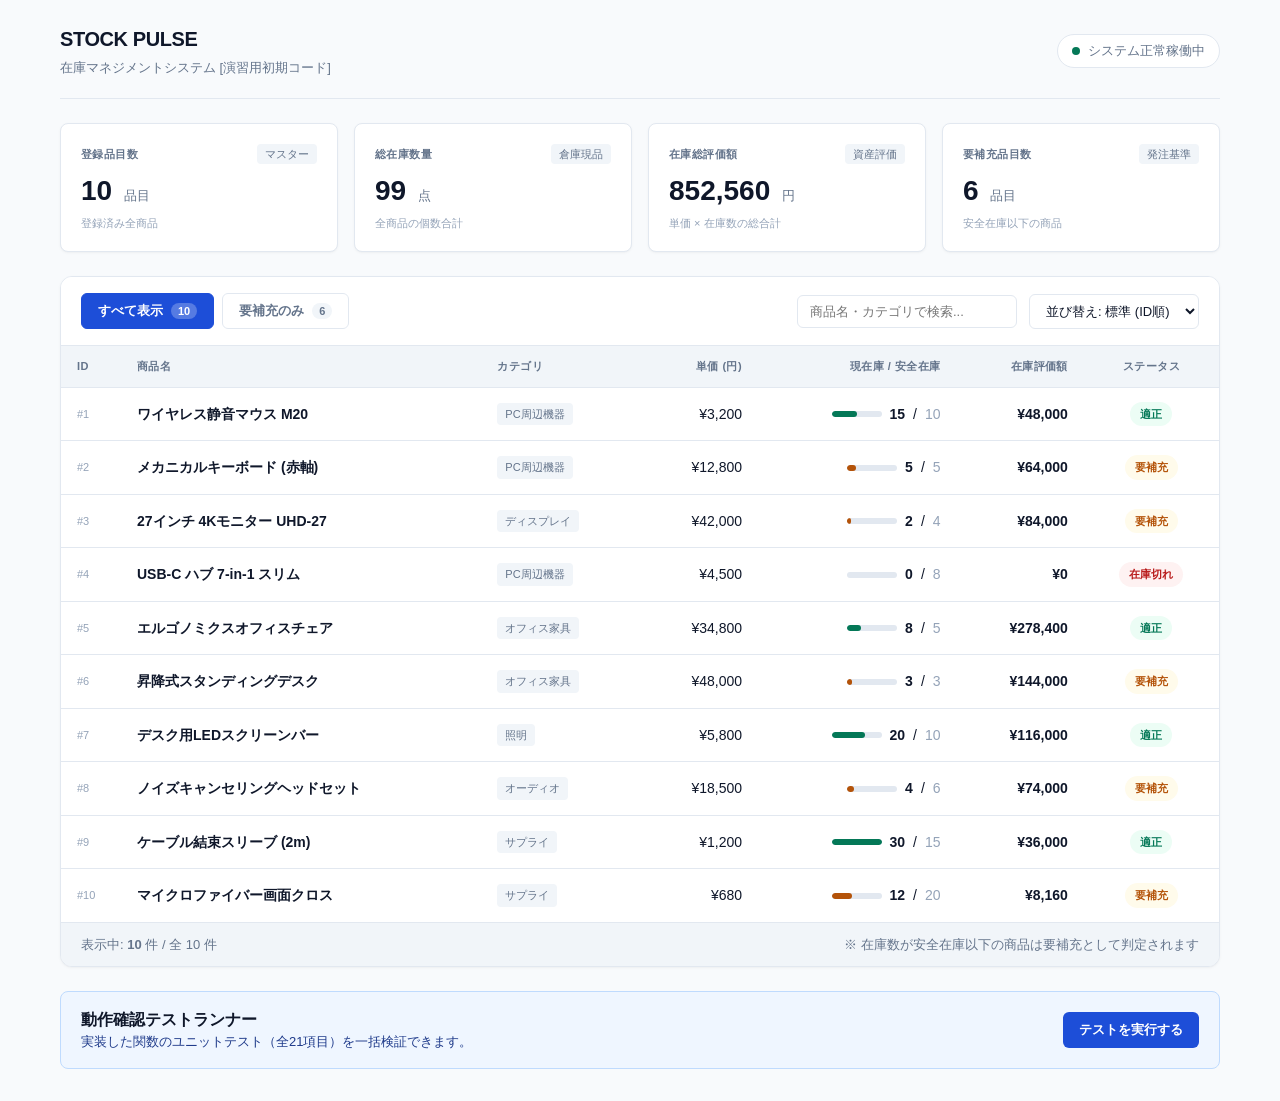
<file: index.html>
<!DOCTYPE html>
<html lang="ja">
<head>
  <meta charset="UTF-8">
  <meta name="viewport" content="width=device-width, initial-scale=1.0">
  <title>STOCK PULSE | 在庫マネジメントシステム (演習用)</title>
  <link rel="stylesheet" href="style.css">
</head>
<body>
  <div class="app-container">
    <header class="app-header">
      <div class="brand-area">
        <h1 class="app-title">STOCK PULSE</h1>
        <p class="app-subtitle">在庫マネジメントシステム [演習用初期コード]</p>
      </div>
      <div class="system-status">
        <span class="status-dot"></span>
        <span>システム正常稼働中</span>
      </div>
    </header>

    <section class="summary-grid" aria-label="在庫主要指標">
      <div class="metric-card">
        <div class="metric-header">
          <span class="metric-label">登録品目数</span>
          <span class="metric-category-tag">マスター</span>
        </div>
        <div class="metric-value">
          <span id="metric-total-items">-</span>
          <span class="metric-unit">品目</span>
        </div>
        <div class="metric-subtext">登録済み全商品</div>
      </div>

      <div class="metric-card">
        <div class="metric-header">
          <span class="metric-label">総在庫数量</span>
          <span class="metric-category-tag">倉庫現品</span>
        </div>
        <div class="metric-value">
          <span id="metric-total-stock">-</span>
          <span class="metric-unit">点</span>
        </div>
        <div class="metric-subtext">全商品の個数合計</div>
      </div>

      <div class="metric-card">
        <div class="metric-header">
          <span class="metric-label">在庫総評価額</span>
          <span class="metric-category-tag">資産評価</span>
        </div>
        <div class="metric-value">
          <span id="metric-total-value">-</span>
          <span class="metric-unit">円</span>
        </div>
        <div class="metric-subtext">単価 × 在庫数の総合計</div>
      </div>

      <div class="metric-card">
        <div class="metric-header">
          <span class="metric-label">要補充品目数</span>
          <span class="metric-category-tag">発注基準</span>
        </div>
        <div class="metric-value">
          <span id="metric-low-stock">-</span>
          <span class="metric-unit">品目</span>
        </div>
        <div class="metric-subtext">安全在庫以下の商品</div>
      </div>
    </section>

    <main class="content-card">
      <div class="toolbar">
        <div class="filter-buttons">
          <button id="btn-filter-all" class="btn active" type="button">
            すべて表示
            <span id="counter-all" class="btn-counter">0</span>
          </button>
          <button id="btn-filter-low" class="btn" type="button">
            要補充のみ
            <span id="counter-low" class="btn-counter">0</span>
          </button>
        </div>

        <div class="tools-right">
          <input type="text" id="search-input" class="search-input" placeholder="商品名・カテゴリで検索..." aria-label="商品検索">
          <select id="sort-select" class="select-box" aria-label="並び替え">
            <option value="default">並び替え: 標準 (ID順)</option>
            <option value="price-asc">価格が安い順</option>
            <option value="price-desc">価格が高い順</option>
            <option value="stock-asc">在庫が少ない順</option>
            <option value="stock-desc">在庫が多い順</option>
          </select>
        </div>
      </div>

      <div class="table-wrapper">
        <table class="stock-table">
          <thead>
            <tr>
              <th class="col-id">ID</th>
              <th>商品名</th>
              <th>カテゴリ</th>
              <th class="col-number">単価 (円)</th>
              <th class="col-number">現在庫 / 安全在庫</th>
              <th class="col-number">在庫評価額</th>
              <th style="text-align: center;">ステータス</th>
            </tr>
          </thead>
          <tbody id="stock-table-body">
          </tbody>
        </table>
      </div>

      <div class="table-footer">
        <div>表示中: <strong id="current-view-count">0</strong> 件 / 全 <span id="total-view-count">0</span> 件</div>
        <div>※ 在庫数が安全在庫以下の商品は要補充として判定されます</div>
      </div>
    </main>

    <aside class="test-link-banner">
      <div>
        <strong>動作確認テストランナー</strong>
        <p>実装した関数のユニットテスト（全21項目）を一括検証できます。</p>
      </div>
      <a href="test.html" class="test-btn">テストを実行する</a>
    </aside>
  </div>

  <script src="data.js"></script>
  <script src="app.js"></script>
</body>
</html>
</file>
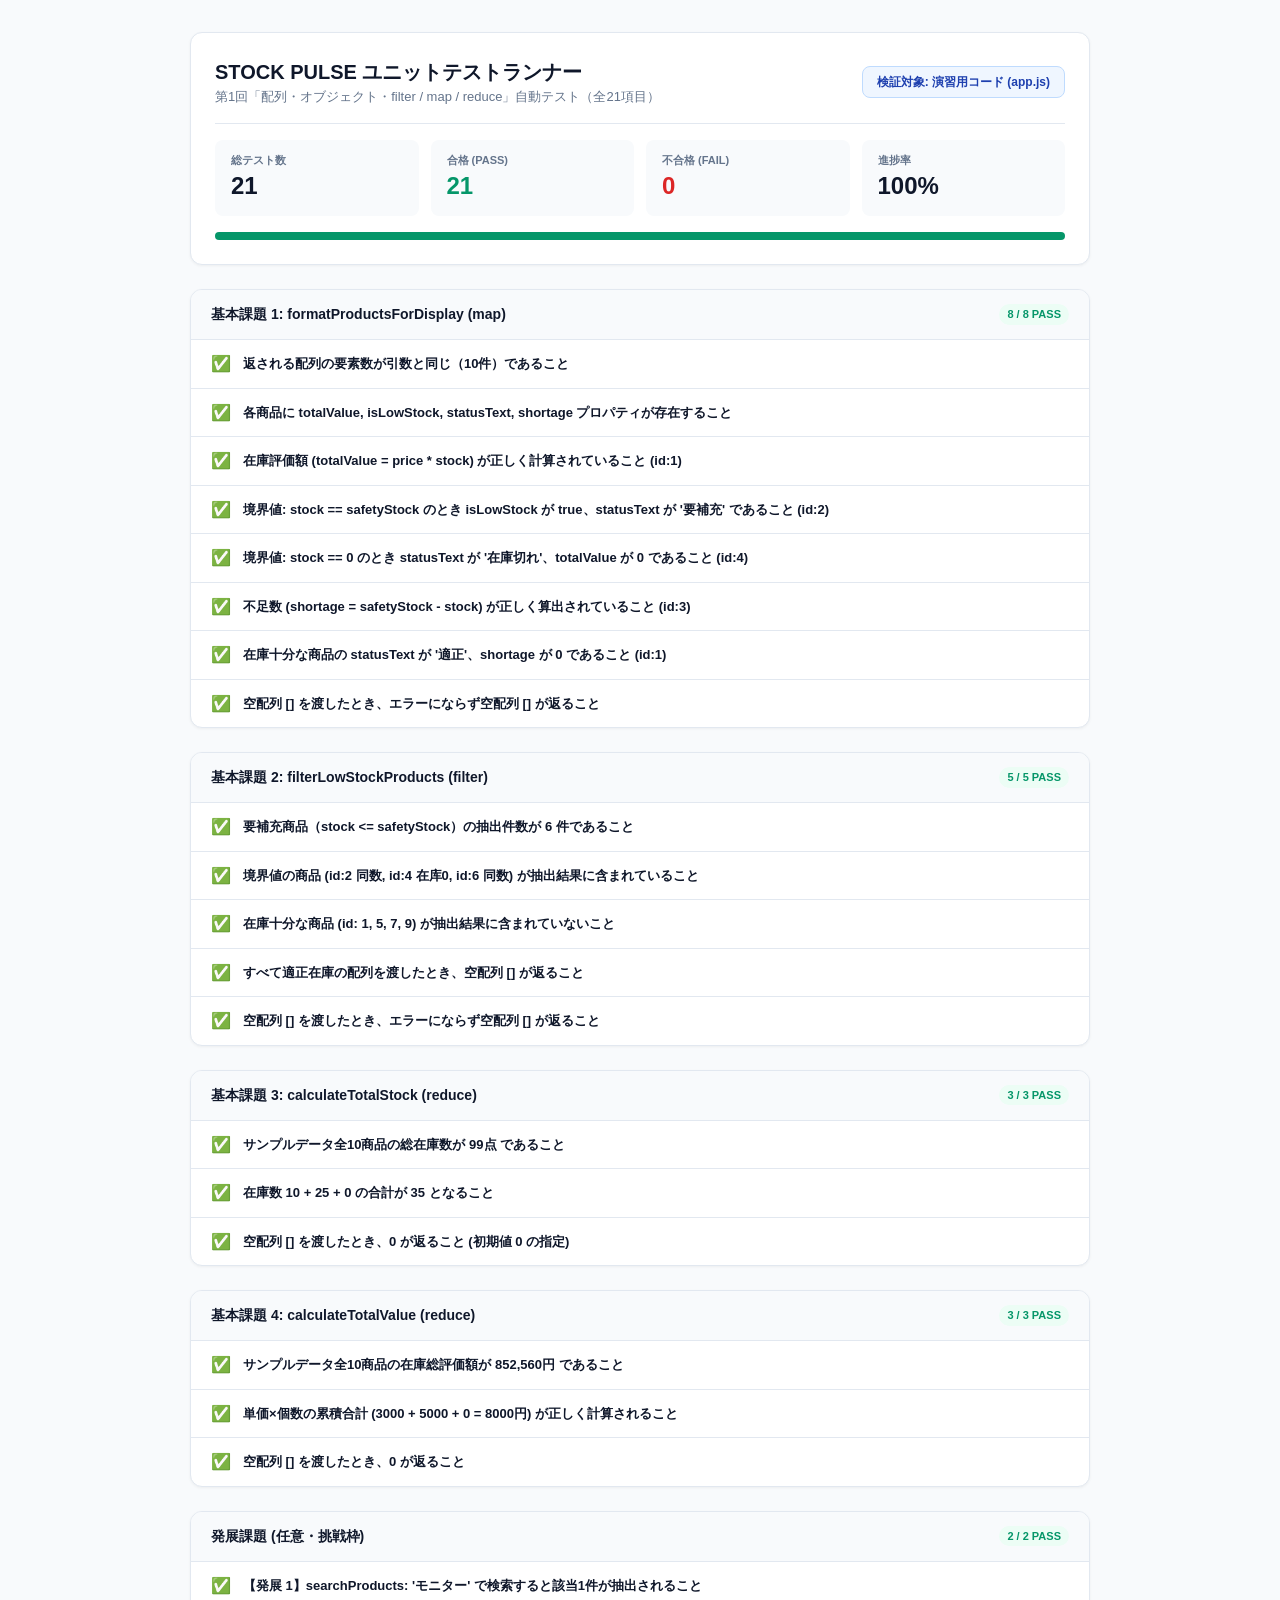
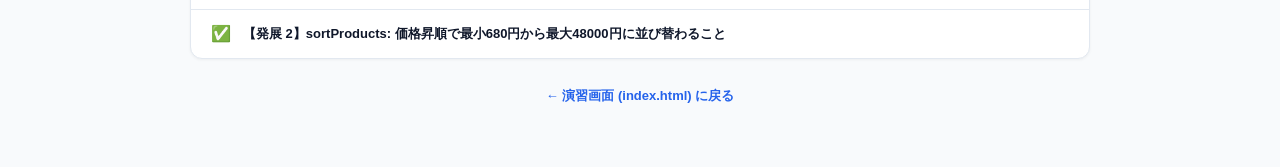
<file: test.html>
<!DOCTYPE html>
<html lang="ja">
<head>
  <meta charset="UTF-8">
  <meta name="viewport" content="width=device-width, initial-scale=1.0">
  <title>STOCK PULSE | 演習用テストランナー</title>
  <style>
    :root {
      --bg: #f8fafc;
      --card-bg: #ffffff;
      --border: #e2e8f0;
      --text: #0f172a;
      --text-muted: #64748b;
      --pass: #059669;
      --pass-bg: #ecfdf5;
      --fail: #dc2626;
      --fail-bg: #fef2f2;
      --primary: #2563eb;
    }
    *, *::before, *::after { box-sizing: border-box; margin: 0; padding: 0; }
    body {
      font-family: -apple-system, BlinkMacSystemFont, "Segoe UI", Roboto, "Hiragino Sans", "Meiryo", sans-serif;
      background-color: var(--bg);
      color: var(--text);
      line-height: 1.5;
      padding: 32px 20px 60px;
    }
    .container { max-width: 900px; margin: 0 auto; }
    
    .header {
      background: var(--card-bg);
      border: 1px solid var(--border);
      border-radius: 12px;
      padding: 24px;
      margin-bottom: 24px;
      box-shadow: 0 1px 3px rgba(0,0,0,0.05);
    }
    .header-top {
      display: flex;
      justify-content: space-between;
      align-items: center;
      flex-wrap: wrap;
      gap: 16px;
      margin-bottom: 16px;
    }
    .title-area h1 { font-size: 20px; font-weight: 700; color: var(--text); }
    .title-area p { font-size: 13px; color: var(--text-muted); }
    
    .target-badge {
      display: inline-flex;
      align-items: center;
      gap: 6px;
      background: #eff6ff;
      color: #1e40af;
      padding: 6px 14px;
      border-radius: 8px;
      font-size: 12px;
      font-weight: 600;
      border: 1px solid #bfdbfe;
    }
    
    .summary-card {
      display: grid;
      grid-template-columns: repeat(auto-fit, minmax(180px, 1fr));
      gap: 12px;
      padding-top: 16px;
      border-top: 1px solid var(--border);
    }
    .stat-box {
      background: #f8fafc;
      padding: 12px 16px;
      border-radius: 8px;
    }
    .stat-label { font-size: 11px; text-transform: uppercase; color: var(--text-muted); font-weight: 600; }
    .stat-num { font-size: 24px; font-weight: 700; }
    .num-pass { color: var(--pass); }
    .num-fail { color: var(--fail); }

    .progress-bar-bg {
      height: 8px;
      background: #e2e8f0;
      border-radius: 9999px;
      margin-top: 16px;
      overflow: hidden;
    }
    .progress-bar-fill {
      height: 100%;
      background: var(--pass);
      width: 0%;
      transition: width 0.3s ease;
    }

    .test-category {
      margin-top: 24px;
      background: var(--card-bg);
      border: 1px solid var(--border);
      border-radius: 12px;
      overflow: hidden;
      box-shadow: 0 1px 3px rgba(0,0,0,0.05);
    }
    .category-header {
      background: #f8fafc;
      padding: 14px 20px;
      font-size: 14px;
      font-weight: 700;
      border-bottom: 1px solid var(--border);
      display: flex;
      justify-content: space-between;
      align-items: center;
    }
    .category-badge {
      font-size: 11px;
      font-weight: 600;
      padding: 2px 8px;
      border-radius: 9999px;
    }
    .badge-all-pass { background: var(--pass-bg); color: var(--pass); }
    .badge-has-fail { background: var(--fail-bg); color: var(--fail); }

    .test-item {
      padding: 14px 20px;
      border-bottom: 1px solid var(--border);
      display: flex;
      align-items: flex-start;
      gap: 12px;
      font-size: 13px;
    }
    .test-item:last-child { border-bottom: none; }
    .test-status-icon {
      font-size: 16px;
      line-height: 1.2;
    }
    .test-content { flex: 1; }
    .test-title { font-weight: 600; }
    .test-detail {
      margin-top: 6px;
      background: #f1f5f9;
      padding: 8px 12px;
      border-radius: 6px;
      font-family: monospace;
      font-size: 12px;
      color: #334155;
    }
    .test-detail.fail {
      background: var(--fail-bg);
      color: var(--fail);
      border: 1px solid #fecaca;
    }

    .nav-footer {
      margin-top: 24px;
      text-align: center;
    }
    .back-btn {
      text-decoration: none;
      color: var(--primary);
      font-size: 13px;
      font-weight: 600;
    }
  </style>
</head>
<body>
  <div class="container">
    <header class="header">
      <div class="header-top">
        <div class="title-area">
          <h1>STOCK PULSE ユニットテストランナー</h1>
          <p>第1回「配列・オブジェクト・filter / map / reduce」自動テスト（全21項目）</p>
        </div>
        <div class="target-badge">
          <span>検証対象: <strong>演習用コード (app.js)</strong></span>
        </div>
      </div>

      <div class="summary-card">
        <div class="stat-box">
          <div class="stat-label">総テスト数</div>
          <div id="stat-total" class="stat-num">-</div>
        </div>
        <div class="stat-box">
          <div class="stat-label">合格 (PASS)</div>
          <div id="stat-passed" class="stat-num num-pass">-</div>
        </div>
        <div class="stat-box">
          <div class="stat-label">不合格 (FAIL)</div>
          <div id="stat-failed" class="stat-num num-fail">-</div>
        </div>
        <div class="stat-box">
          <div class="stat-label">進捗率</div>
          <div id="stat-rate" class="stat-num">-</div>
        </div>
      </div>

      <div class="progress-bar-bg">
        <div id="progress-fill" class="progress-bar-fill"></div>
      </div>
    </header>

    <main id="test-results-container">
      <div style="text-align: center; padding: 40px; color: var(--text-muted);">
        テスト実行中...
      </div>
    </main>

    <div class="nav-footer">
      <a href="index.html" class="back-btn">← 演習画面 (index.html) に戻る</a>
    </div>
  </div>

  <script src="data.js"></script>
  <script src="app.js"></script>
  <script src="test.js"></script>

  <script>
    function renderResults(results) {
      const total = results.length;
      const passed = results.filter(r => r.passed).length;
      const failed = total - passed;
      const rate = total > 0 ? Math.round((passed / total) * 100) : 0;

      document.getElementById("stat-total").textContent = total;
      document.getElementById("stat-passed").textContent = passed;
      document.getElementById("stat-failed").textContent = failed;
      document.getElementById("stat-rate").textContent = `${rate}%`;

      const progressFill = document.getElementById("progress-fill");
      progressFill.style.width = `${rate}%`;
      progressFill.style.backgroundColor = failed === 0 ? "var(--pass)" : (rate > 50 ? "#d97706" : "var(--fail)");

      const grouped = {};
      results.forEach(r => {
        if (!grouped[r.category]) grouped[r.category] = [];
        grouped[r.category].push(r);
      });

      const container = document.getElementById("test-results-container");
      container.innerHTML = "";

      for (const [category, items] of Object.entries(grouped)) {
        const catPassed = items.every(i => i.passed);
        const catSection = document.createElement("section");
        catSection.className = "test-category";

        const header = document.createElement("div");
        header.className = "category-header";
        header.innerHTML = `
          <span>${category}</span>
          <span class="category-badge ${catPassed ? 'badge-all-pass' : 'badge-has-fail'}">
            ${items.filter(i => i.passed).length} / ${items.length} PASS
          </span>
        `;
        catSection.appendChild(header);

        const listContainer = document.createElement("div");
        items.forEach(item => {
          const itemEl = document.createElement("div");
          itemEl.className = "test-item";
          itemEl.innerHTML = `
            <div class="test-status-icon">${item.passed ? "✅" : "❌"}</div>
            <div class="test-content">
              <div class="test-title" style="color: ${item.passed ? 'var(--text)' : 'var(--fail)'};">
                ${item.title}
              </div>
              ${!item.passed ? `
                <div class="test-detail fail">
                  <strong>期待値:</strong> ${item.expected}<br>
                  <strong>実際値:</strong> ${item.actual}
                </div>
              ` : ""}
            </div>
          `;
          listContainer.appendChild(itemEl);
        });

        catSection.appendChild(listContainer);
        container.appendChild(catSection);
      }
    }

    window.addEventListener("DOMContentLoaded", () => {
      try {
        const targetModule = {
          formatProductsForDisplay: typeof formatProductsForDisplay !== "undefined" ? formatProductsForDisplay : undefined,
          filterLowStockProducts: typeof filterLowStockProducts !== "undefined" ? filterLowStockProducts : undefined,
          calculateTotalStock: typeof calculateTotalStock !== "undefined" ? calculateTotalStock : undefined,
          calculateTotalValue: typeof calculateTotalValue !== "undefined" ? calculateTotalValue : undefined,
          searchProducts: typeof searchProducts !== "undefined" ? searchProducts : undefined,
          sortProducts: typeof sortProducts !== "undefined" ? sortProducts : undefined
        };

        const results = runStockPulseTests(targetModule, PRODUCTS);
        renderResults(results);
      } catch (err) {
        document.getElementById("test-results-container").innerHTML = `
          <div style="background: #fef2f2; border: 1px solid #fecaca; border-radius: 12px; padding: 24px; color: #dc2626;">
            <strong>エラー:</strong> テスト実行中に例外が発生しました。<br>
            <code>${err.message}</code>
          </div>
        `;
      }
    });
  </script>
</body>
</html>
</file>
<file: style.css>
:root {
  --md-sys-color-background: #f8fafc;
  --md-sys-color-surface: #ffffff;
  --md-sys-color-surface-variant: #f1f5f9;
  --md-sys-color-outline: #e2e8f0;
  --md-sys-color-outline-variant: #cbd5e1;

  --md-sys-color-on-surface: #0f172a;
  --md-sys-color-on-surface-variant: #64748b;
  --md-sys-color-on-surface-muted: #94a3b8;

  --md-sys-color-primary: #1d4ed8;
  --md-sys-color-primary-hover: #1e40af;
  --md-sys-color-primary-container: #eff6ff;
  --md-sys-color-on-primary-container: #1e3a8a;

  --md-sys-color-success: #047857;
  --md-sys-color-success-container: #ecfdf5;
  --md-sys-color-warning: #b45309;
  --md-sys-color-warning-container: #fffbeb;
  --md-sys-color-error: #b91c1c;
  --md-sys-color-error-container: #fef2f2;

  --font-family-base: -apple-system, BlinkMacSystemFont, "Segoe UI", Roboto, "Hiragino Sans", "Meiryo", sans-serif;
  --font-size-xs: 11px;
  --font-size-sm: 13px;
  --font-size-base: 14px;
  --font-size-lg: 16px;
  --font-size-xl: 20px;
  --font-size-display: 28px;

  --font-weight-regular: 400;
  --font-weight-medium: 500;
  --font-weight-semibold: 600;
  --font-weight-bold: 700;

  --spacing-1: 4px;
  --spacing-2: 8px;
  --spacing-3: 12px;
  --spacing-4: 16px;
  --spacing-5: 20px;
  --spacing-6: 24px;
  --spacing-8: 32px;

  --radius-xs: 4px;
  --radius-sm: 6px;
  --radius-md: 8px;
  --radius-lg: 12px;
  --radius-full: 9999px;

  --elevation-0: none;
  --elevation-1: 0 1px 3px 0 rgba(0, 0, 0, 0.04), 0 1px 2px -1px rgba(0, 0, 0, 0.04);
  --elevation-2: 0 4px 6px -1px rgba(0, 0, 0, 0.06), 0 2px 4px -2px rgba(0, 0, 0, 0.04);

  --focus-ring: 0 0 0 3px rgba(37, 99, 235, 0.2);
}

*, *::before, *::after {
  box-sizing: border-box;
  margin: 0;
  padding: 0;
}

body {
  font-family: var(--font-family-base);
  background-color: var(--md-sys-color-background);
  color: var(--md-sys-color-on-surface);
  line-height: 1.5;
  -webkit-font-smoothing: antialiased;
}

.app-container {
  max-width: 1200px;
  margin: 0 auto;
  padding: var(--spacing-6) var(--spacing-5) var(--spacing-8);
}

.app-header {
  display: flex;
  justify-content: space-between;
  align-items: center;
  padding-bottom: var(--spacing-5);
  border-bottom: 1px solid var(--md-sys-color-outline);
  margin-bottom: var(--spacing-6);
}

.brand-area {
  display: flex;
  flex-direction: column;
  gap: var(--spacing-1);
}

.app-title {
  font-size: var(--font-size-xl);
  font-weight: var(--font-weight-bold);
  letter-spacing: -0.02em;
  color: var(--md-sys-color-on-surface);
}

.app-subtitle {
  font-size: var(--font-size-sm);
  color: var(--md-sys-color-on-surface-variant);
  font-weight: var(--font-weight-regular);
}

.system-status {
  display: flex;
  align-items: center;
  gap: var(--spacing-2);
  font-size: var(--font-size-sm);
  color: var(--md-sys-color-on-surface-variant);
  background-color: var(--md-sys-color-surface);
  padding: 6px 14px;
  border-radius: var(--radius-full);
  border: 1px solid var(--md-sys-color-outline);
  cursor: default;
}

.status-dot {
  width: 8px;
  height: 8px;
  background-color: var(--md-sys-color-success);
  border-radius: var(--radius-full);
}

.summary-grid {
  display: grid;
  grid-template-columns: repeat(auto-fit, minmax(240px, 1fr));
  gap: var(--spacing-4);
  margin-bottom: var(--spacing-6);
}

.metric-card {
  background-color: var(--md-sys-color-surface);
  padding: var(--spacing-5);
  border-radius: var(--radius-md);
  border: 1px solid var(--md-sys-color-outline);
  box-shadow: var(--elevation-1);
  display: flex;
  flex-direction: column;
  cursor: default;
}

.metric-header {
  display: flex;
  justify-content: space-between;
  align-items: center;
  margin-bottom: var(--spacing-3);
}

.metric-label {
  font-size: var(--font-size-xs);
  font-weight: var(--font-weight-semibold);
  color: var(--md-sys-color-on-surface-variant);
  text-transform: uppercase;
  letter-spacing: 0.04em;
}

.metric-category-tag {
  font-size: var(--font-size-xs);
  font-weight: var(--font-weight-medium);
  padding: 2px 8px;
  border-radius: var(--radius-xs);
  background-color: var(--md-sys-color-surface-variant);
  color: var(--md-sys-color-on-surface-variant);
}

.metric-value {
  font-size: var(--font-size-display);
  font-weight: var(--font-weight-bold);
  color: var(--md-sys-color-on-surface);
  line-height: 1.1;
  font-feature-settings: "tnum";
  font-variant-numeric: tabular-nums;
}

.metric-unit {
  font-size: var(--font-size-sm);
  font-weight: var(--font-weight-medium);
  color: var(--md-sys-color-on-surface-variant);
  margin-left: var(--spacing-1);
}

.metric-subtext {
  font-size: var(--font-size-xs);
  color: var(--md-sys-color-on-surface-muted);
  margin-top: var(--spacing-2);
}

.content-card {
  background-color: var(--md-sys-color-surface);
  border-radius: var(--radius-lg);
  border: 1px solid var(--md-sys-color-outline);
  box-shadow: var(--elevation-1);
  overflow: hidden;
}

.toolbar {
  padding: var(--spacing-4) var(--spacing-5);
  border-bottom: 1px solid var(--md-sys-color-outline);
  display: flex;
  flex-wrap: wrap;
  gap: var(--spacing-3);
  justify-content: space-between;
  align-items: center;
  background-color: var(--md-sys-color-surface);
}

.filter-buttons {
  display: flex;
  gap: var(--spacing-2);
}

.btn {
  padding: 8px 16px;
  font-size: var(--font-size-sm);
  font-weight: var(--font-weight-semibold);
  border-radius: var(--radius-sm);
  border: 1px solid var(--md-sys-color-outline);
  background-color: var(--md-sys-color-surface);
  color: var(--md-sys-color-on-surface-variant);
  cursor: pointer;
  transition: background-color 0.15s ease, border-color 0.15s ease, color 0.15s ease;
  display: inline-flex;
  align-items: center;
  gap: var(--spacing-2);
}

.btn:hover {
  background-color: var(--md-sys-color-surface-variant);
  color: var(--md-sys-color-on-surface);
  border-color: var(--md-sys-color-outline-variant);
}

.btn:focus-visible {
  outline: none;
  box-shadow: var(--focus-ring);
}

.btn:active {
  transform: translateY(1px);
}

.btn.active {
  background-color: var(--md-sys-color-primary);
  border-color: var(--md-sys-color-primary);
  color: #ffffff;
}

.btn.active:hover {
  background-color: var(--md-sys-color-primary-hover);
  border-color: var(--md-sys-color-primary-hover);
}

.btn-counter {
  background-color: rgba(255, 255, 255, 0.25);
  padding: 2px 7px;
  border-radius: var(--radius-full);
  font-size: var(--font-size-xs);
  font-feature-settings: "tnum";
}

.btn:not(.active) .btn-counter {
  background-color: var(--md-sys-color-surface-variant);
  color: var(--md-sys-color-on-surface-variant);
}

.tools-right {
  display: flex;
  align-items: center;
  gap: var(--spacing-3);
  flex-wrap: wrap;
}

.search-input {
  padding: 8px 12px;
  font-size: var(--font-size-sm);
  border: 1px solid var(--md-sys-color-outline);
  border-radius: var(--radius-sm);
  outline: none;
  width: 220px;
  background-color: var(--md-sys-color-surface);
  color: var(--md-sys-color-on-surface);
  transition: border-color 0.15s ease, box-shadow 0.15s ease;
}

.search-input:focus {
  border-color: var(--md-sys-color-primary);
  box-shadow: var(--focus-ring);
}

.select-box {
  padding: 8px 12px;
  font-size: var(--font-size-sm);
  border: 1px solid var(--md-sys-color-outline);
  border-radius: var(--radius-sm);
  background-color: var(--md-sys-color-surface);
  color: var(--md-sys-color-on-surface);
  outline: none;
  cursor: pointer;
  transition: border-color 0.15s ease;
}

.select-box:focus {
  border-color: var(--md-sys-color-primary);
  box-shadow: var(--focus-ring);
}

.table-wrapper {
  overflow-x: auto;
}

.stock-table {
  width: 100%;
  border-collapse: collapse;
  text-align: left;
  font-size: var(--font-size-base);
}

.stock-table th {
  background-color: var(--md-sys-color-surface-variant);
  padding: 12px var(--spacing-4);
  font-weight: var(--font-weight-semibold);
  font-size: var(--font-size-xs);
  color: var(--md-sys-color-on-surface-variant);
  text-transform: uppercase;
  letter-spacing: 0.04em;
  border-bottom: 1px solid var(--md-sys-color-outline);
  white-space: nowrap;
}

.stock-table td {
  padding: 14px var(--spacing-4);
  border-bottom: 1px solid var(--md-sys-color-outline);
  vertical-align: middle;
}

.stock-table tbody tr:hover {
  background-color: #f8fafc;
}

.stock-table tbody tr:last-child td {
  border-bottom: none;
}

.col-id {
  width: 60px;
  color: var(--md-sys-color-on-surface-muted);
  font-size: var(--font-size-xs);
  font-feature-settings: "tnum";
}

.col-product-name {
  font-weight: var(--font-weight-semibold);
  color: var(--md-sys-color-on-surface);
}

.category-tag {
  display: inline-block;
  padding: 3px 8px;
  border-radius: var(--radius-xs);
  font-size: var(--font-size-xs);
  font-weight: var(--font-weight-medium);
  background-color: var(--md-sys-color-surface-variant);
  color: var(--md-sys-color-on-surface-variant);
}

.col-number {
  text-align: right;
  font-feature-settings: "tnum";
  font-variant-numeric: tabular-nums;
}

.stock-meter-container {
  display: flex;
  align-items: center;
  gap: var(--spacing-2);
  justify-content: flex-end;
}

.stock-bar-bg {
  width: 50px;
  height: 6px;
  background-color: var(--md-sys-color-outline);
  border-radius: var(--radius-full);
  overflow: hidden;
}

.stock-bar-fill {
  height: 100%;
  border-radius: var(--radius-full);
}

.status-badge {
  display: inline-flex;
  align-items: center;
  padding: 4px 10px;
  border-radius: var(--radius-full);
  font-size: var(--font-size-xs);
  font-weight: var(--font-weight-semibold);
  white-space: nowrap;
}

.badge-normal {
  background-color: var(--md-sys-color-success-container);
  color: var(--md-sys-color-success);
}

.badge-low {
  background-color: var(--md-sys-color-warning-container);
  color: var(--md-sys-color-warning);
}

.badge-out {
  background-color: var(--md-sys-color-error-container);
  color: var(--md-sys-color-error);
}

.table-footer {
  padding: 12px var(--spacing-5);
  background-color: var(--md-sys-color-surface-variant);
  border-top: 1px solid var(--md-sys-color-outline);
  display: flex;
  justify-content: space-between;
  align-items: center;
  font-size: var(--font-size-sm);
  color: var(--md-sys-color-on-surface-variant);
}

.test-link-banner {
  margin-top: var(--spacing-6);
  background-color: var(--md-sys-color-primary-container);
  border: 1px solid #bfdbfe;
  border-radius: var(--radius-md);
  padding: var(--spacing-4) var(--spacing-5);
  display: flex;
  justify-content: space-between;
  align-items: center;
  flex-wrap: wrap;
  gap: var(--spacing-3);
}

.test-link-banner p {
  font-size: var(--font-size-sm);
  color: var(--md-sys-color-on-primary-container);
}

.test-btn {
  background-color: var(--md-sys-color-primary);
  color: #ffffff;
  text-decoration: none;
  padding: 8px 16px;
  border-radius: var(--radius-sm);
  font-size: var(--font-size-sm);
  font-weight: var(--font-weight-semibold);
  transition: background-color 0.15s ease;
  display: inline-block;
}

.test-btn:hover {
  background-color: var(--md-sys-color-primary-hover);
}

.test-btn:focus-visible {
  outline: none;
  box-shadow: var(--focus-ring);
}

@media (max-width: 768px) {
  .app-header {
    flex-direction: column;
    align-items: flex-start;
    gap: var(--spacing-3);
  }
  .toolbar {
    flex-direction: column;
    align-items: stretch;
  }
  .tools-right {
    flex-direction: column;
    align-items: stretch;
  }
  .search-input {
    width: 100%;
  }
}
</file>
